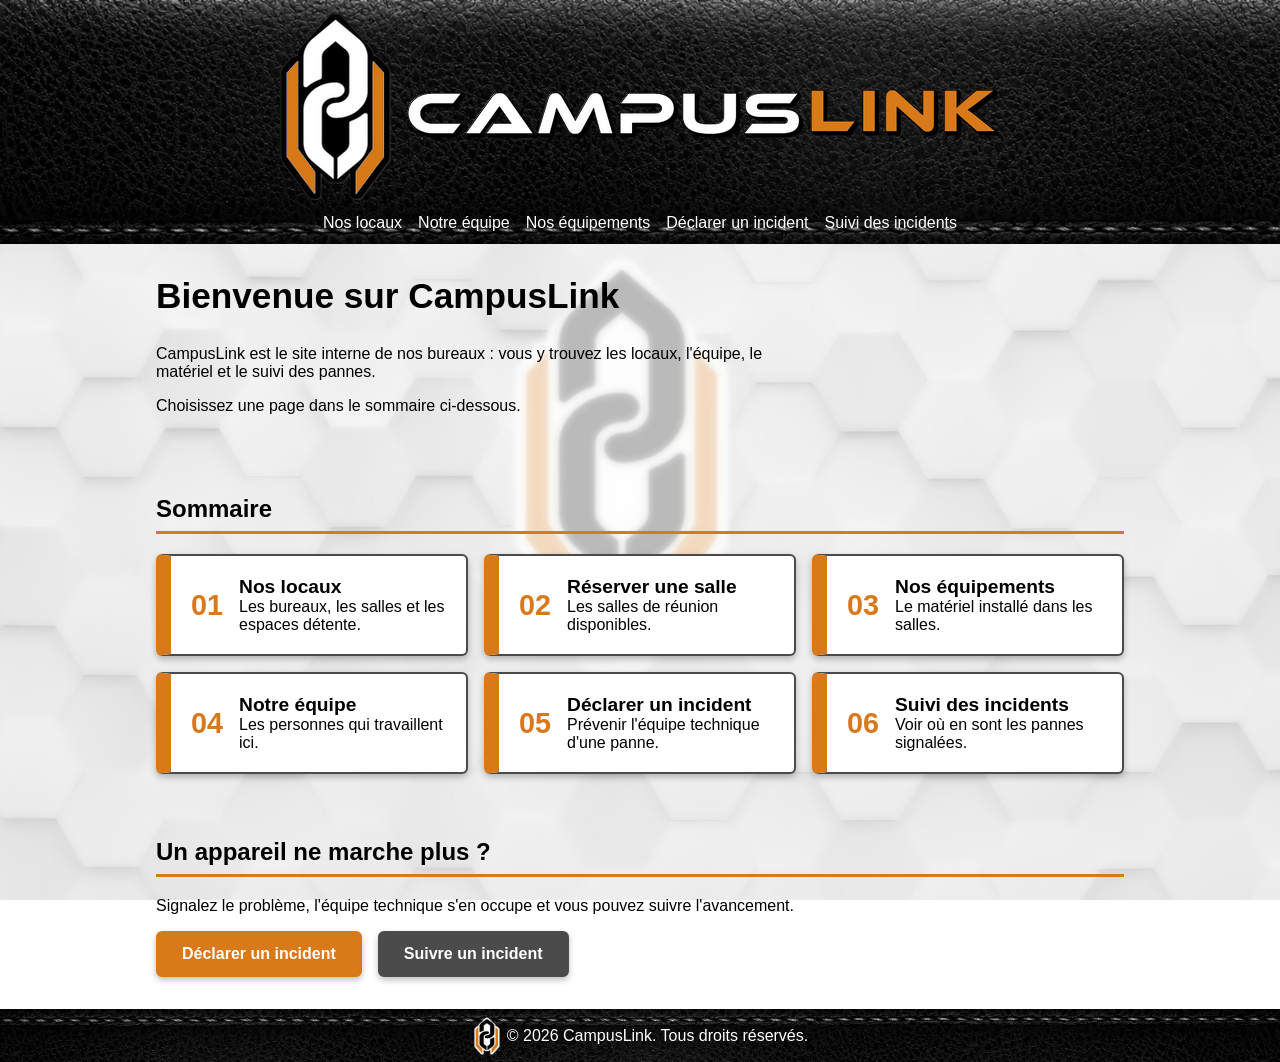
<file: index.html>
<!DOCTYPE html>
<html lang="fr">
<head>
    <meta charset="UTF-8">
    <meta name="viewport" content="width=device-width, initial-scale=1.0">
    <title>CampusLink - Sommaire</title>
    <link rel="stylesheet" href="css/style.css">
</head>
<body>
<header>
  <a href="index.html">
    <img src="images/marque-sombre.png" alt="Logo et titre CampusLink">
  </a>
  <nav aria-label="Menu principal">
    <ul>
      <li><a href="locaux/nos-salles.html">Nos locaux</a></li>
      <li><a href="equipe/presentation-equipe.html">Notre équipe</a></li>
      <li><a href="locaux/equipements.html">Nos équipements</a></li>
      <li><a href="declarer-incident.html">Déclarer un incident</a></li>
      <li><a href="gestion-des-incidents.html">Suivi des incidents</a></li>
    </ul>
  </nav>
</header>
<main>
    <section class="accueil">
    <h1>Bienvenue sur CampusLink</h1>
    <p>CampusLink est le site interne de nos bureaux : vous y trouvez les locaux, l'équipe, le matériel et le suivi des pannes.</p>
    <p>Choisissez une page dans le sommaire ci-dessous.</p>
    </section>

    <section class="acces">
    <h2>Sommaire</h2>
    <ol class="sommaire">
      <li>
        <a href="locaux/nos-salles.html">
          <strong>Nos locaux</strong>
          <span>Les bureaux, les salles et les espaces détente.</span>
        </a>
      </li>
      <li>
        <a href="locaux/reserver-salle.html">
          <strong>Réserver une salle</strong>
          <span>Les salles de réunion disponibles.</span>
        </a>
      </li>
      <li>
        <a href="locaux/equipements.html">
          <strong>Nos équipements</strong>
          <span>Le matériel installé dans les salles.</span>
        </a>
      </li>
      <li>
        <a href="equipe/presentation-equipe.html">
          <strong>Notre équipe</strong>
          <span>Les personnes qui travaillent ici.</span>
        </a>
      </li>
      <li>
        <a href="declarer-incident.html">
          <strong>Déclarer un incident</strong>
          <span>Prévenir l'équipe technique d'une panne.</span>
        </a>
      </li>
      <li>
        <a href="gestion-des-incidents.html">
          <strong>Suivi des incidents</strong>
          <span>Voir où en sont les pannes signalées.</span>
        </a>
      </li>
    </ol>
    </section>

    <section class="acces">
    <h2>Un appareil ne marche plus ?</h2>
    <p>Signalez le problème, l'équipe technique s'en occupe et vous pouvez suivre l'avancement.</p>
    <div class="boutons">
      <a href="declarer-incident.html" class="btn">Déclarer un incident</a>
      <a href="gestion-des-incidents.html" class="btn btn-sombre">Suivre un incident</a>
    </div>
    </section>
</main>
<footer>
    <img src="images/logo.png" alt="Logo CampusLink" width="30" height="40">
    <p>&copy; 2026 CampusLink. Tous droits réservés.</p>
    </footer>
</body>
</html>
</file>
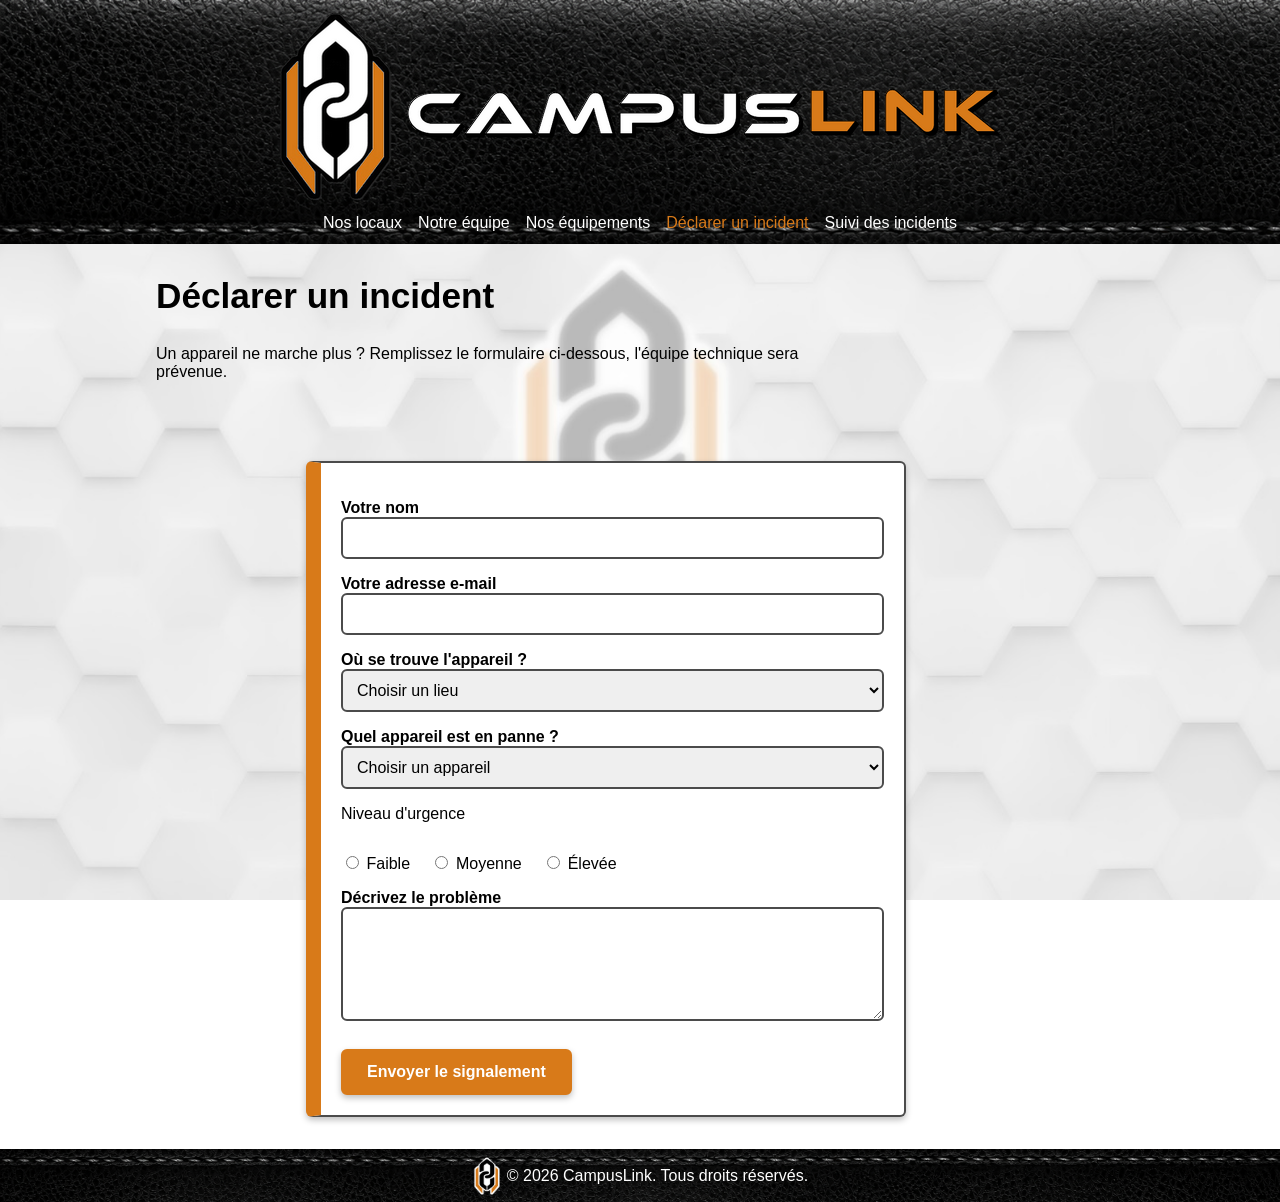
<file: declarer-incident.html>
<!DOCTYPE html>
<html lang="fr">
<head>
    <meta charset="UTF-8">
    <meta name="viewport" content="width=device-width, initial-scale=1.0">
    <title>CampusLink - Déclarer un incident</title>
    <link rel="stylesheet" href="css/style.css">
</head>
<body>
<header>
  <a href="index.html">
    <img src="images/marque-sombre.png" alt="Logo et titre CampusLink">
  </a>
  <nav aria-label="Menu principal">
    <ul>
      <li><a href="locaux/nos-salles.html">Nos locaux</a></li>
      <li><a href="equipe/presentation-equipe.html">Notre équipe</a></li>
      <li><a href="locaux/equipements.html">Nos équipements</a></li>
      <li><a href="declarer-incident.html" aria-current="page">Déclarer un incident</a></li>
      <li><a href="gestion-des-incidents.html">Suivi des incidents</a></li>
    </ul>
  </nav>
</header>
<main>
    <section class="accueil">
    <h1>Déclarer un incident</h1>
    <p>Un appareil ne marche plus ? Remplissez le formulaire ci-dessous, l'équipe technique sera prévenue.</p>
    </section>

    <section class="acces">
    <form class="formulaire" action="gestion-des-incidents.html" method="get">

      <label for="nom">Votre nom</label>
      <input type="text" id="nom" name="nom" required>

      <label for="email">Votre adresse e-mail</label>
      <input type="email" id="email" name="email" required>

      <label for="lieu">Où se trouve l'appareil ?</label>
      <select id="lieu" name="lieu" required>
        <option value="">Choisir un lieu</option>
        <option value="reunion">Salle de réunion</option>
        <option value="bureau">Bureau</option>
        <option value="reception">Salle de réception</option>
        <option value="detente">Espace détente</option>
        <option value="autre">Autre</option>
      </select>

      <label for="equipement">Quel appareil est en panne ?</label>
      <select id="equipement" name="equipement" required>
        <option value="">Choisir un appareil</option>
        <option value="ordinateur">Ordinateur</option>
        <option value="ecran">Écran ou vidéoprojecteur</option>
        <option value="imprimante">Imprimante</option>
        <option value="reseau">Réseau ou Wi-Fi</option>
        <option value="climatisation">Climatisation</option>
        <option value="autre">Autre</option>
      </select>

      <p>Niveau d'urgence</p>
      <div class="urgence">
        <input type="radio" id="faible" name="urgence" value="faible" required>
        <label for="faible">Faible</label>
        <input type="radio" id="moyenne" name="urgence" value="moyenne">
        <label for="moyenne">Moyenne</label>
        <input type="radio" id="elevee" name="urgence" value="elevee">
        <label for="elevee">Élevée</label>
      </div>

      <label for="description">Décrivez le problème</label>
      <textarea id="description" name="description" rows="5" required></textarea>

      <button type="submit" class="btn">Envoyer le signalement</button>
    </form>
    </section>
</main>
<footer>
    <img src="images/logo.png" alt="Logo CampusLink" width="30" height="40">
    <p>&copy; 2026 CampusLink. Tous droits réservés.</p>
  </footer>
</body>
</html>
</file>
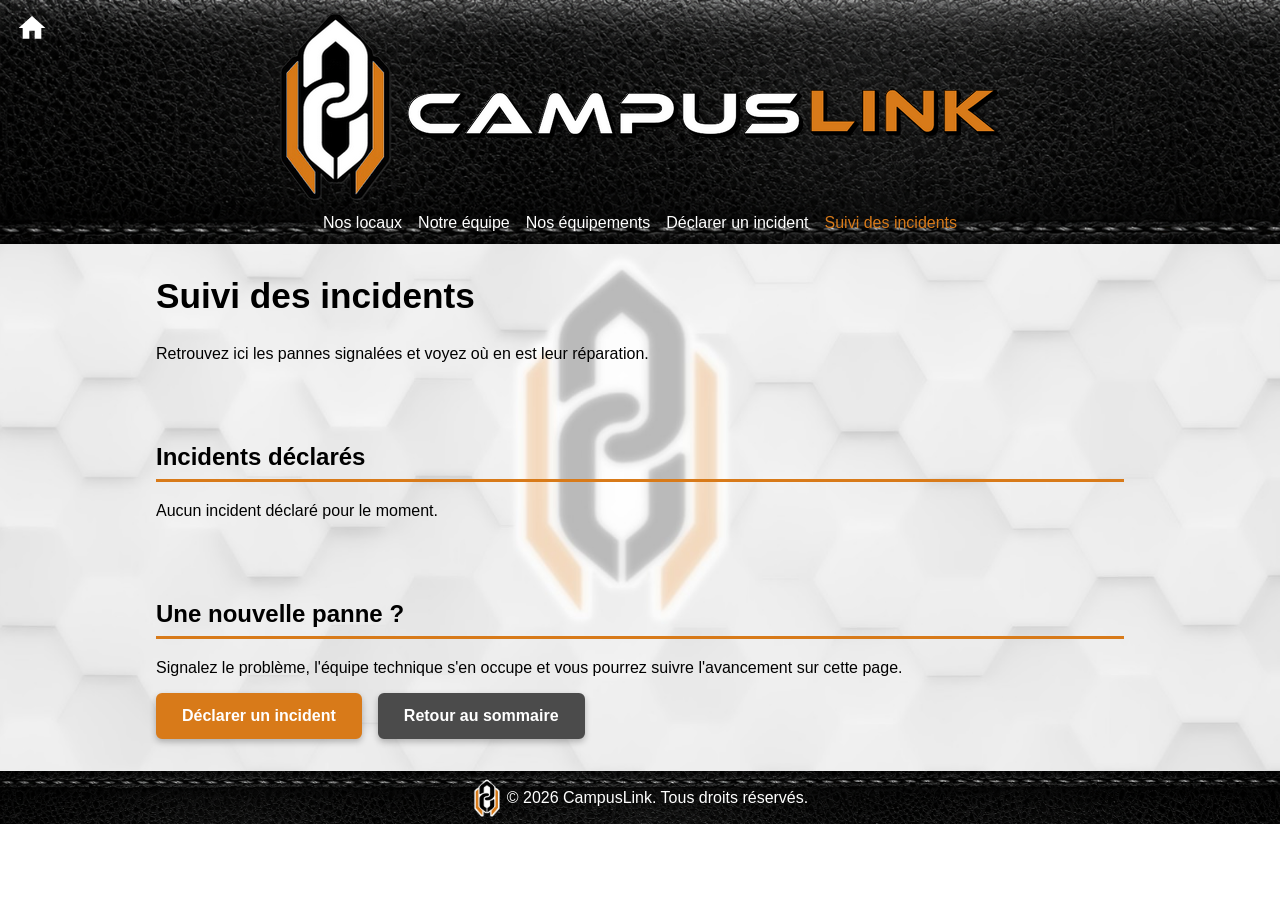
<file: gestion-des-incidents.html>
<!DOCTYPE html>
<html lang="fr">
<head>
    <meta charset="UTF-8">
    <meta name="viewport" content="width=device-width, initial-scale=1.0">
    <title>CampusLink - Suivi des incidents</title>
    <link rel="stylesheet" href="css/style.css">
</head>
<body>
<header>  
  <a href="index.html" class="retour-sommaire" aria-label="Retour au sommaire" title="Retour au sommaire">
    <svg viewBox="0 0 24 24" width="32" height="32" aria-hidden="true">
      <path fill="currentColor" d="M12 3 2 12h3v8h5v-6h4v6h5v-8h3z"/>
    </svg>
  </a>
  <a href="index.html">
    <img src="images/marque-sombre.png" alt="Logo et titre CampusLink">
  </a>
  <nav aria-label="Menu principal">
    <ul>
      <li><a href="locaux/nos-salles.html">Nos locaux</a></li>
      <li><a href="equipe/presentation-equipe.html">Notre équipe</a></li>
      <li><a href="locaux/equipements.html">Nos équipements</a></li>
      <li><a href="declarer-incident.html">Déclarer un incident</a></li>
      <li><a href="gestion-des-incidents.html" aria-current="page">Suivi des incidents</a></li>
    </ul>
  </nav>
</header>
<main>
    <section class="accueil">
    <h1>Suivi des incidents</h1>
    <p>Retrouvez ici les pannes signalées et voyez où en est leur réparation.</p>
    </section>

    <section class="acces">
    <h2>Incidents déclarés</h2>
    <p id="aucun-incident">Aucun incident déclaré pour le moment.</p>
    <div class="reflexes" id="incidents"></div>
    </section>

    <section class="acces">
    <h2>Une nouvelle panne ?</h2>
    <p>Signalez le problème, l'équipe technique s'en occupe et vous pourrez suivre l'avancement sur cette page.</p>
    <div class="boutons">
      <a href="declarer-incident.html" class="btn">Déclarer un incident</a>
      <a href="index.html" class="btn btn-sombre">Retour au sommaire</a>
    </div>
    </section>
</main>
<footer>
    <img src="images/logo.png" alt="Logo CampusLink" width="30" height="40">
    <p>&copy; 2026 CampusLink. Tous droits réservés.</p>
    </footer>
<script>
  // récupère ce que le formulaire a mis dans l'adresse de la page
  const donnees = new URLSearchParams(window.location.search);

  if (donnees.has("nom")) {
    // le texte à afficher pour chaque "value" du formulaire
    const lieux = {
      reunion: "Salle de réunion", bureau: "Bureau", reception: "Salle de réception",
      detente: "Espace détente", autre: "Autre lieu"
    };
    const equipements = {
      ordinateur: "Ordinateur", ecran: "Écran ou vidéoprojecteur", imprimante: "Imprimante",
      reseau: "Réseau ou Wi-Fi", climatisation: "Climatisation", autre: "Autre appareil"
    };
    const urgences = { faible: "faible", moyenne: "moyenne", elevee: "élevée" };

    // chaque variable porte le "name" du champ du formulaire
    const nom = donnees.get("nom");
    const lieu = lieux[donnees.get("lieu")];
    const equipement = equipements[donnees.get("equipement")];
    const urgence = urgences[donnees.get("urgence")];
    const description = donnees.get("description");
    const date = new Date().toLocaleDateString("fr-FR");

    // fabrique la carte de l'incident
    const carte = document.createElement("div");
    carte.className = "reflexe reflexe-oui";

    const lignes = [
      ["h3", equipement + " - " + lieu],
      ["p", "Déclaré le " + date + " par " + nom + " | Urgence : " + urgence],
      ["p", "Statut : signalé"],
      ["p", description]
    ];
    for (const [balise, texte] of lignes) {
      const element = document.createElement(balise);
      element.textContent = texte;
      carte.appendChild(element);
    }

    // la carte remplace la phrase "Aucun incident déclaré"
    document.getElementById("aucun-incident").remove();
    document.getElementById("incidents").prepend(carte);

    // enlève les données de l'adresse : au refresh, la carte disparaît
    history.replaceState(null, "", window.location.pathname);
  }
</script>
</body>
</html>
</file>
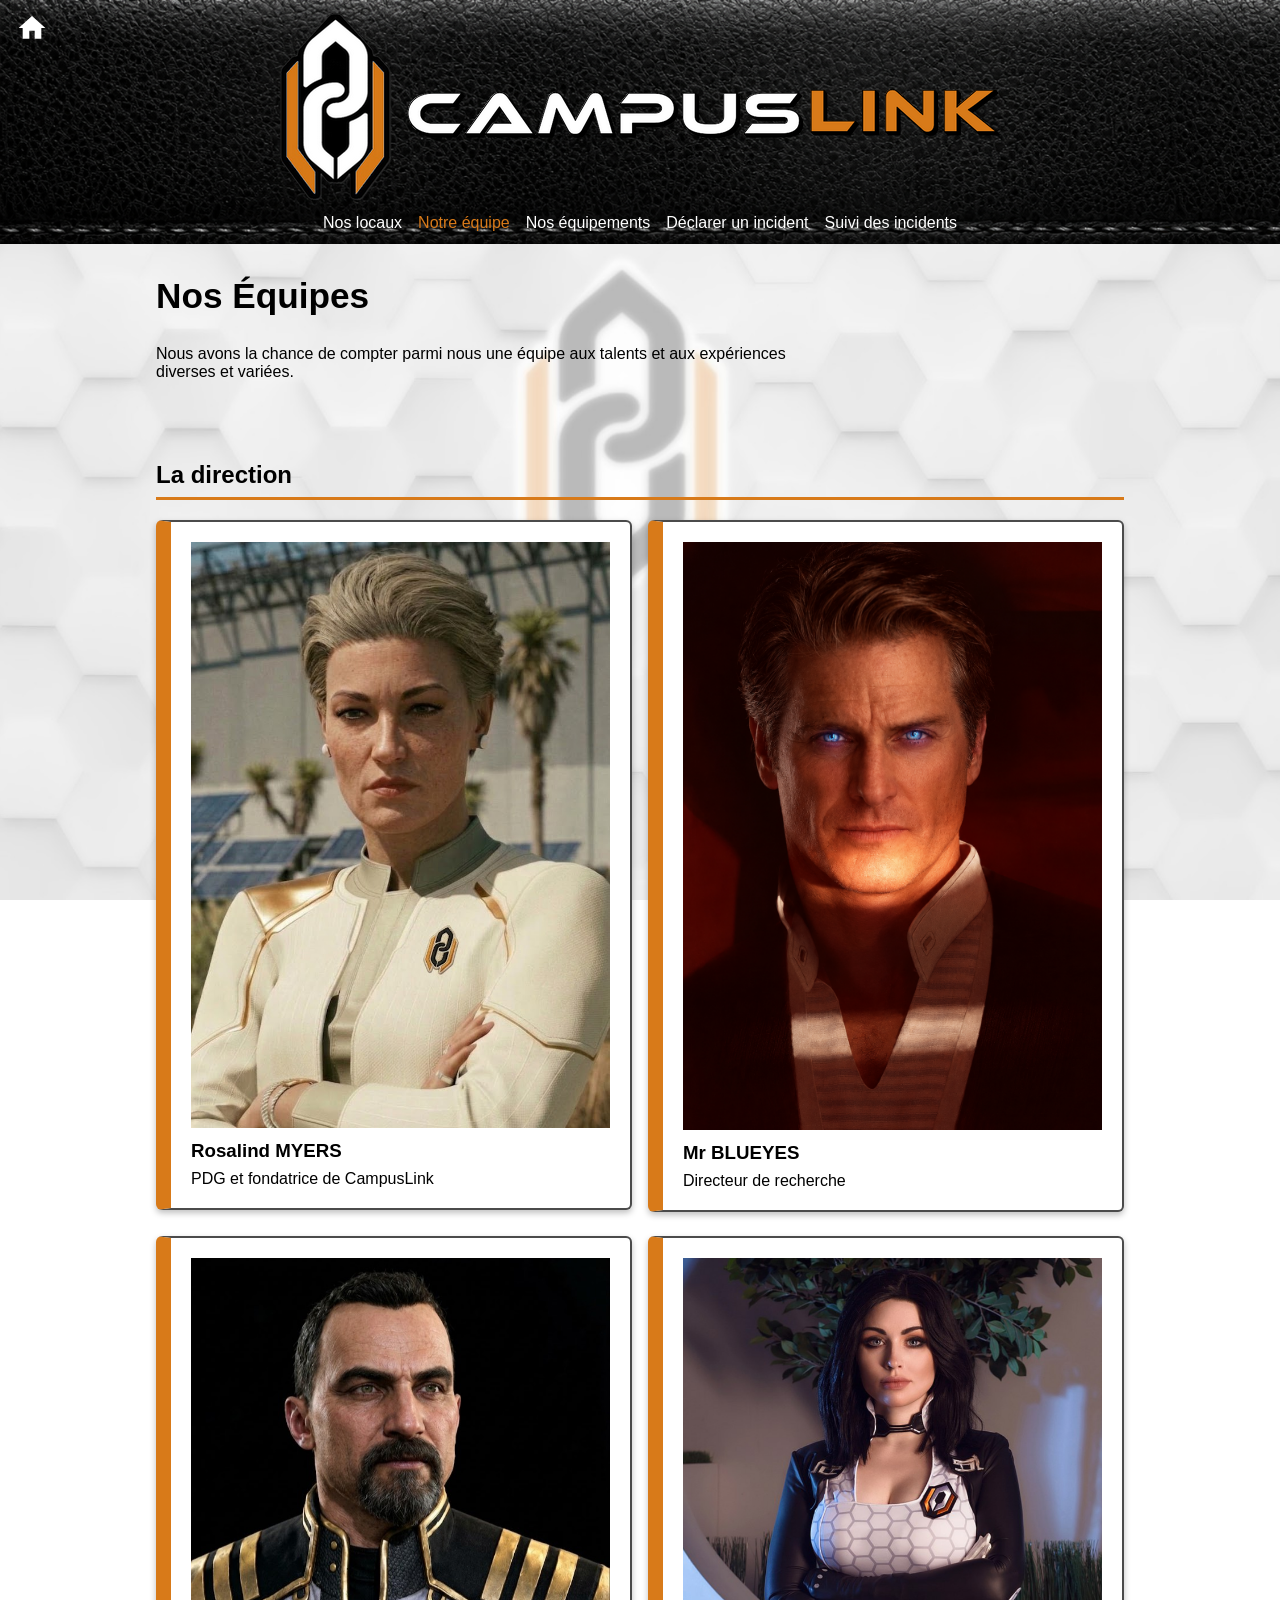
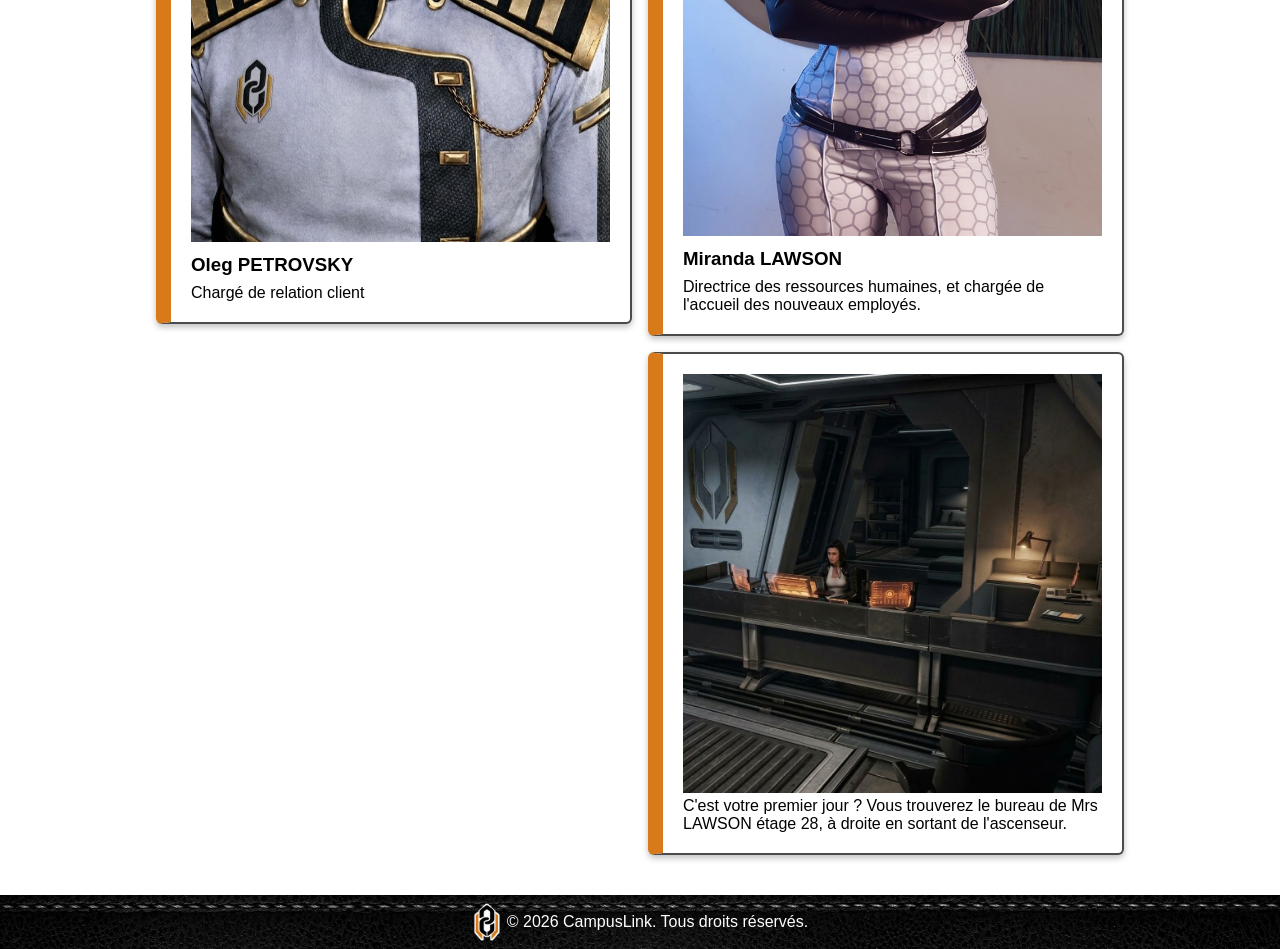
<file: equipe/presentation-equipe.html>
<!DOCTYPE html>
<html lang="fr">
<head>
    <meta charset="UTF-8">
    <meta name="viewport" content="width=device-width, initial-scale=1.0">
    <title>CampusLink - Nos équipes</title>
    <link rel="stylesheet" href="../css/style.css">
</head>
<body>
<header>
  <a href="../index.html" class="retour-sommaire" aria-label="Retour au sommaire" title="Retour au sommaire">
    <svg viewBox="0 0 24 24" width="32" height="32" aria-hidden="true">
      <path fill="currentColor" d="M12 3 2 12h3v8h5v-6h4v6h5v-8h3z"/>
    </svg>
  </a>
  <a href="../index.html">
    <img src="../images/marque-sombre.png" alt="Logo et titre CampusLink">
  </a>
  <nav aria-label="Menu principal">
    <ul>
      <li><a href="../locaux/nos-salles.html">Nos locaux</a></li>
      <li><a href="../equipe/presentation-equipe.html" aria-current="page">Notre équipe</a></li>
      <li><a href="../locaux/equipements.html">Nos équipements</a></li>
      <li><a href="../declarer-incident.html">Déclarer un incident</a></li>
      <li><a href="../gestion-des-incidents.html">Suivi des incidents</a></li>
    </ul>
  </nav>
</header>
<main>
    <section class="accueil nos-equipes">
    <h1>Nos Équipes</h1>
    <p>Nous avons la chance de compter parmi nous une équipe aux talents et aux expériences diverses et variées.</p>
    </section>
    <section class="acces direction">
    <h2>La direction</h2>
    <ul>
      <li>
        <figure>
          <img src="../images/boss.jpg" alt="Portrait de Rosalind MYERS.">
          <figcaption><h3>Rosalind MYERS</h3>PDG et fondatrice de CampusLink</figcaption>
        </figure>
      </li>
      <li>
        <figure>
          <img src="../images/mr-blue-eyes.png" alt="Portrait de Mr BLUEYES.">
          <figcaption><h3>Mr BLUEYES</h3>Directeur de recherche</figcaption>
        </figure>
      </li>
      <li>
        <figure>
          <img src="../images/petrovsky.jpeg" alt="Portrait d'Oleg PETROVSKY.">
          <figcaption><h3>Oleg PETROVSKY</h3>Chargé de relation client</figcaption>
        </figure>
      </li>
      <li>
        <figure>
          <img src="../images/miranda2.png" alt="Portrait de Miranda LAWSON.">
          <figcaption><h3>Miranda LAWSON</h3>Directrice des ressources humaines, et chargée de l'accueil des nouveaux employés.</figcaption>
        </figure>
        <figure>
          <img src="../images/bureau3.png" alt="Bureau de Miranda Lawson.">
          <figcaption>C'est votre premier jour ? Vous trouverez le bureau de Mrs LAWSON étage 28, à droite en sortant de l'ascenseur.</figcaption>
        </figure>
      </li>
    </ul>
    </section>
</main>
<footer>
    <img src="../images/logo.png" alt="Logo CampusLink" width="30" height="40">
    <p>&copy; 2026 CampusLink. Tous droits réservés.</p>
    </footer>
</body>
</html>
</file>
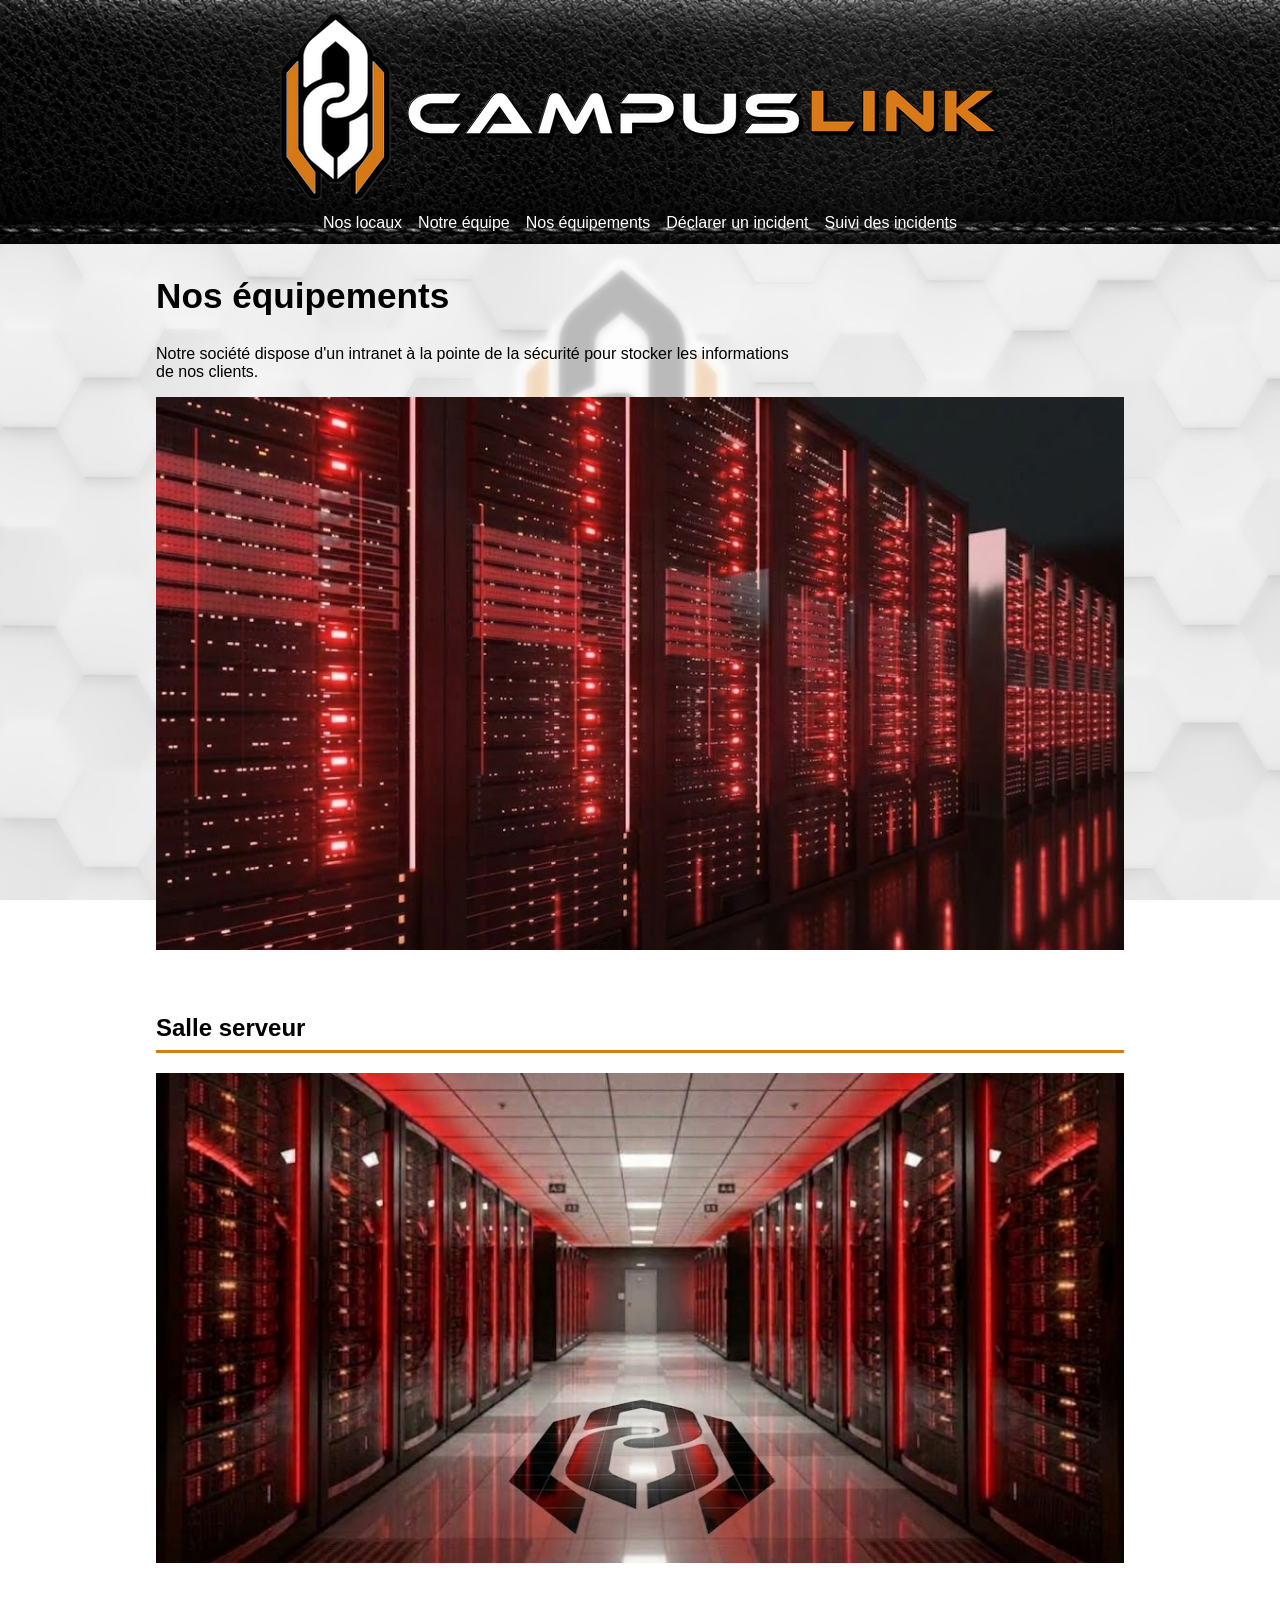
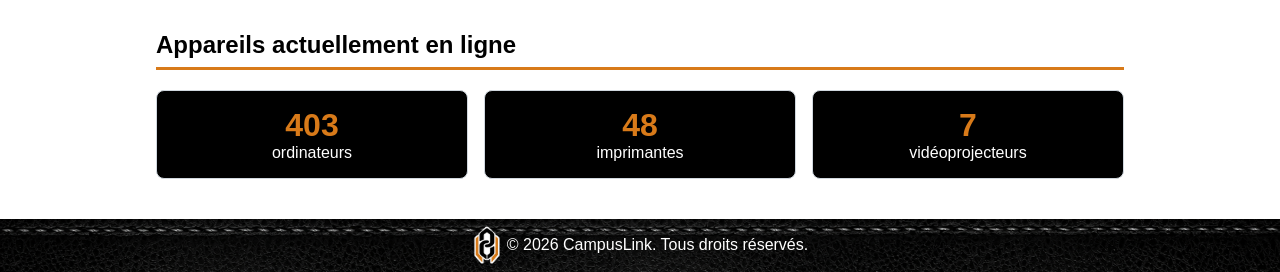
<file: locaux/equipements.html>
<!DOCTYPE html>
<html lang="fr">
<head>
    <meta charset="UTF-8">
    <meta name="viewport" content="width=device-width, initial-scale=1.0">
    <title>CampusLink - Présentation des salles</title>
    <link rel="stylesheet" href="../css/style.css">
</head>
<body>
<header>
  <a href="../index.html">
    <img src="../images/marque-sombre.png" alt="Logo et titre CampusLink">
  </a>
  <nav aria-label="Menu principal">
    <ul>
      <li><a href="../locaux/nos-salles.html">Nos locaux</a></li>
      <li><a href="../equipe/presentation-equipe.html">Notre équipe</a></li>
      <li><a href="equipements.html">Nos équipements</a></li>
      <li><a href="../declarer-incident.html">Déclarer un incident</a></li>
      <li><a href="../gestion-des-incidents.html">Suivi des incidents</a></li>
    </ul>
  </nav>
</header> 
<main>

<section class="accueil nos-bureaux">
    <h1>Nos équipements</h1>
        <p>Notre société dispose d'un intranet à la pointe de la sécurité pour stocker les informations de nos clients.</p>
            <img src="../images/serveurs.jpg" alt="Plusieurs serveurs informatiques rouges.">

</section>

<section class="acces serveur">
    <h2>Salle serveur</h2>
        <img src="../images/serveurs2.jpg" alt="Un grand couloir avec des serveurs informatiques de chaque côté.">
</section>

<section class="acces en ligne">
  <h2>Appareils actuellement en ligne</h2>
    <ul class="acces appareils">
        <li>
            <strong>403</strong>
            <span>ordinateurs</span>
        </li>
        <li>
            <strong>48</strong>
            <span>imprimantes</span>
        </li>
         <li>
            <strong>7</strong>
            <span>vidéoprojecteurs</span>
        </li>
    </ul>
 </section>

</main>
<footer>
    <img src="../images/logo.png" alt="Logo CampusLink" width="30" height="40">
    <p>&copy; 2026 CampusLink. Tous droits réservés.</p>
    </footer>
</body>

</html>
</file>
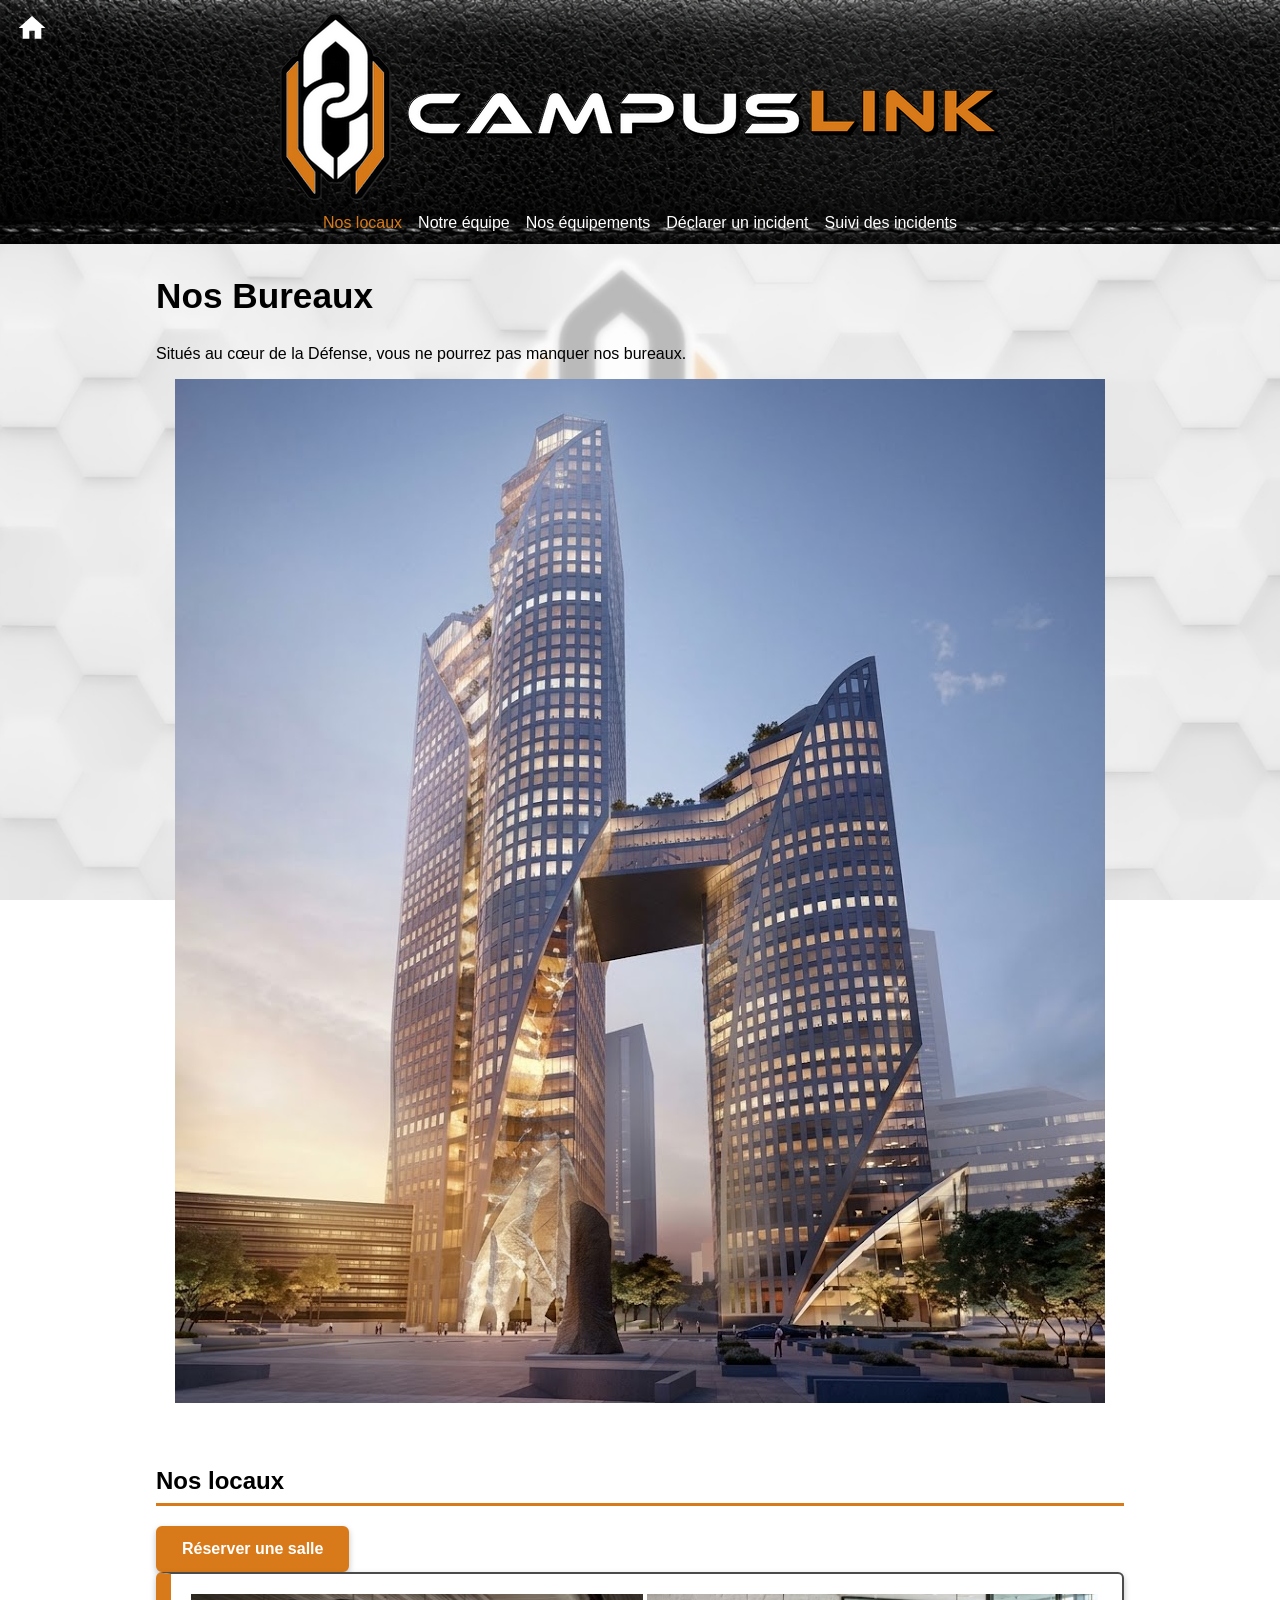
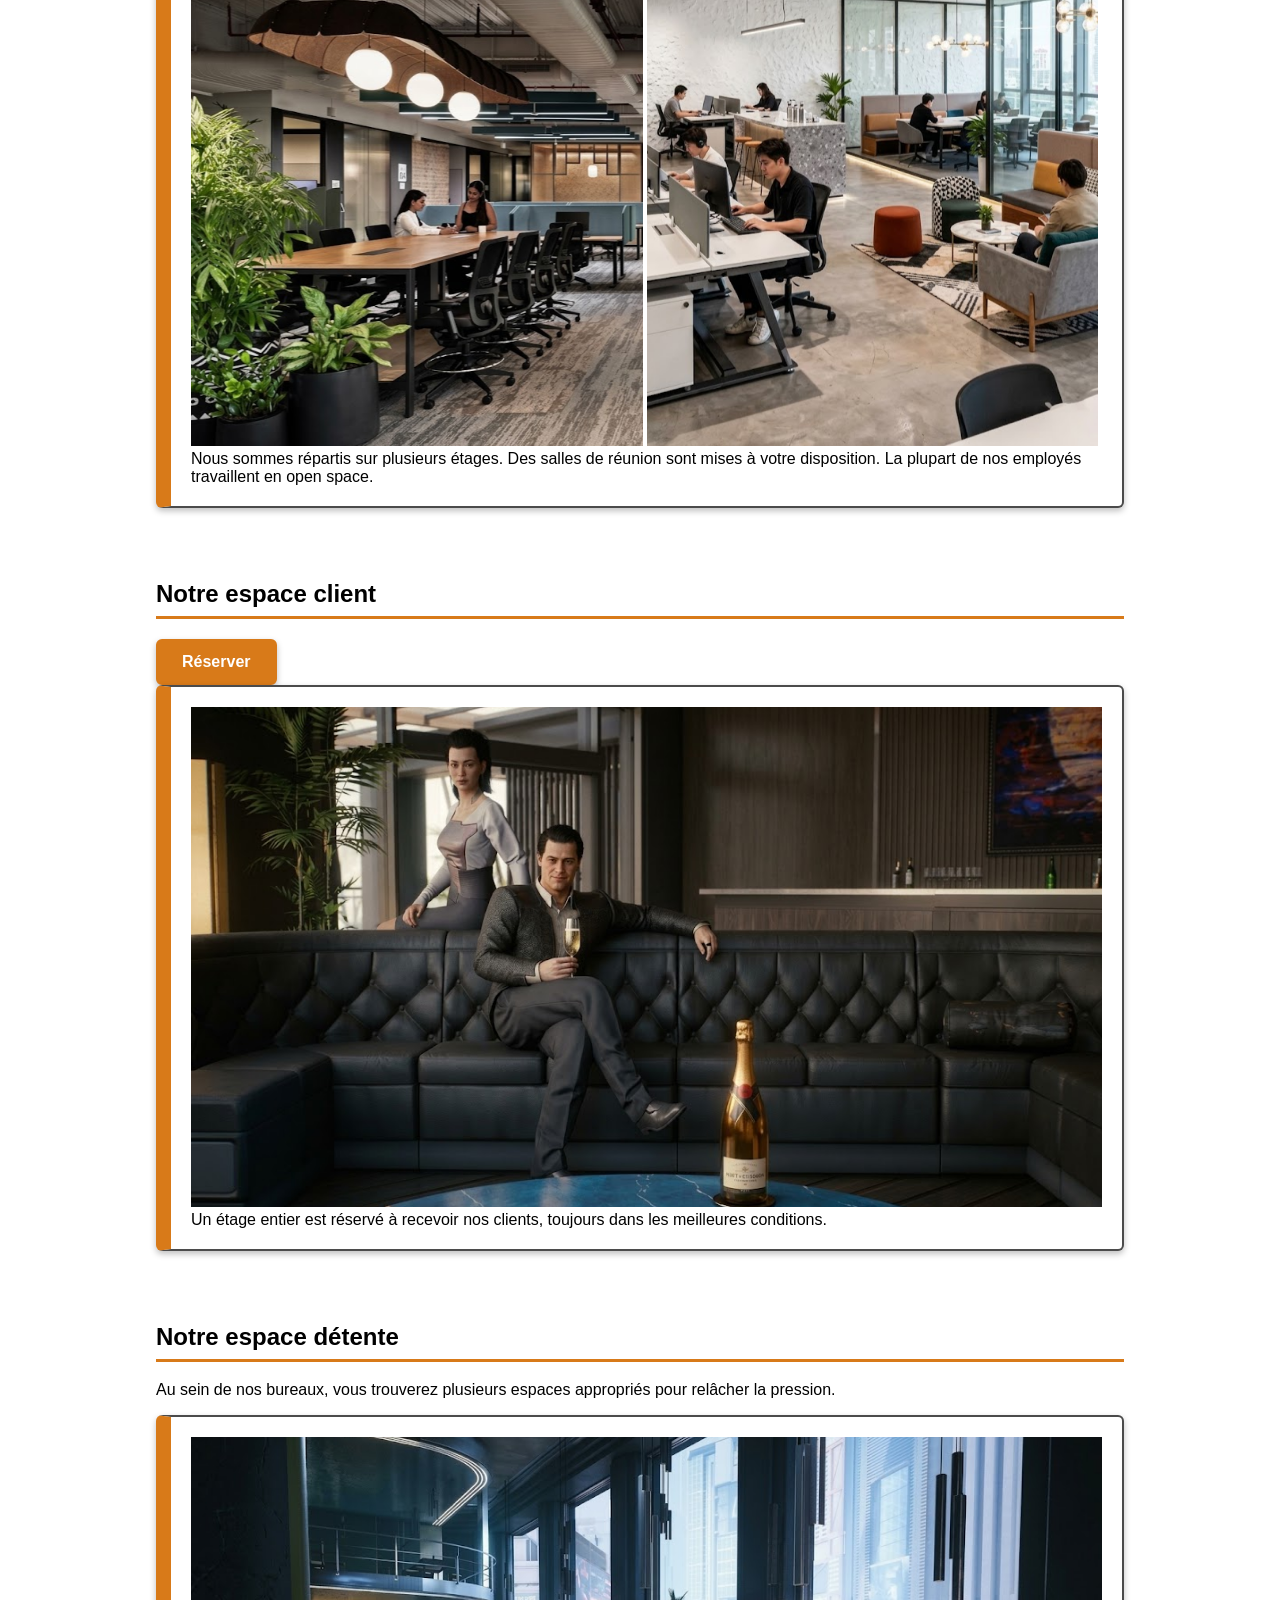
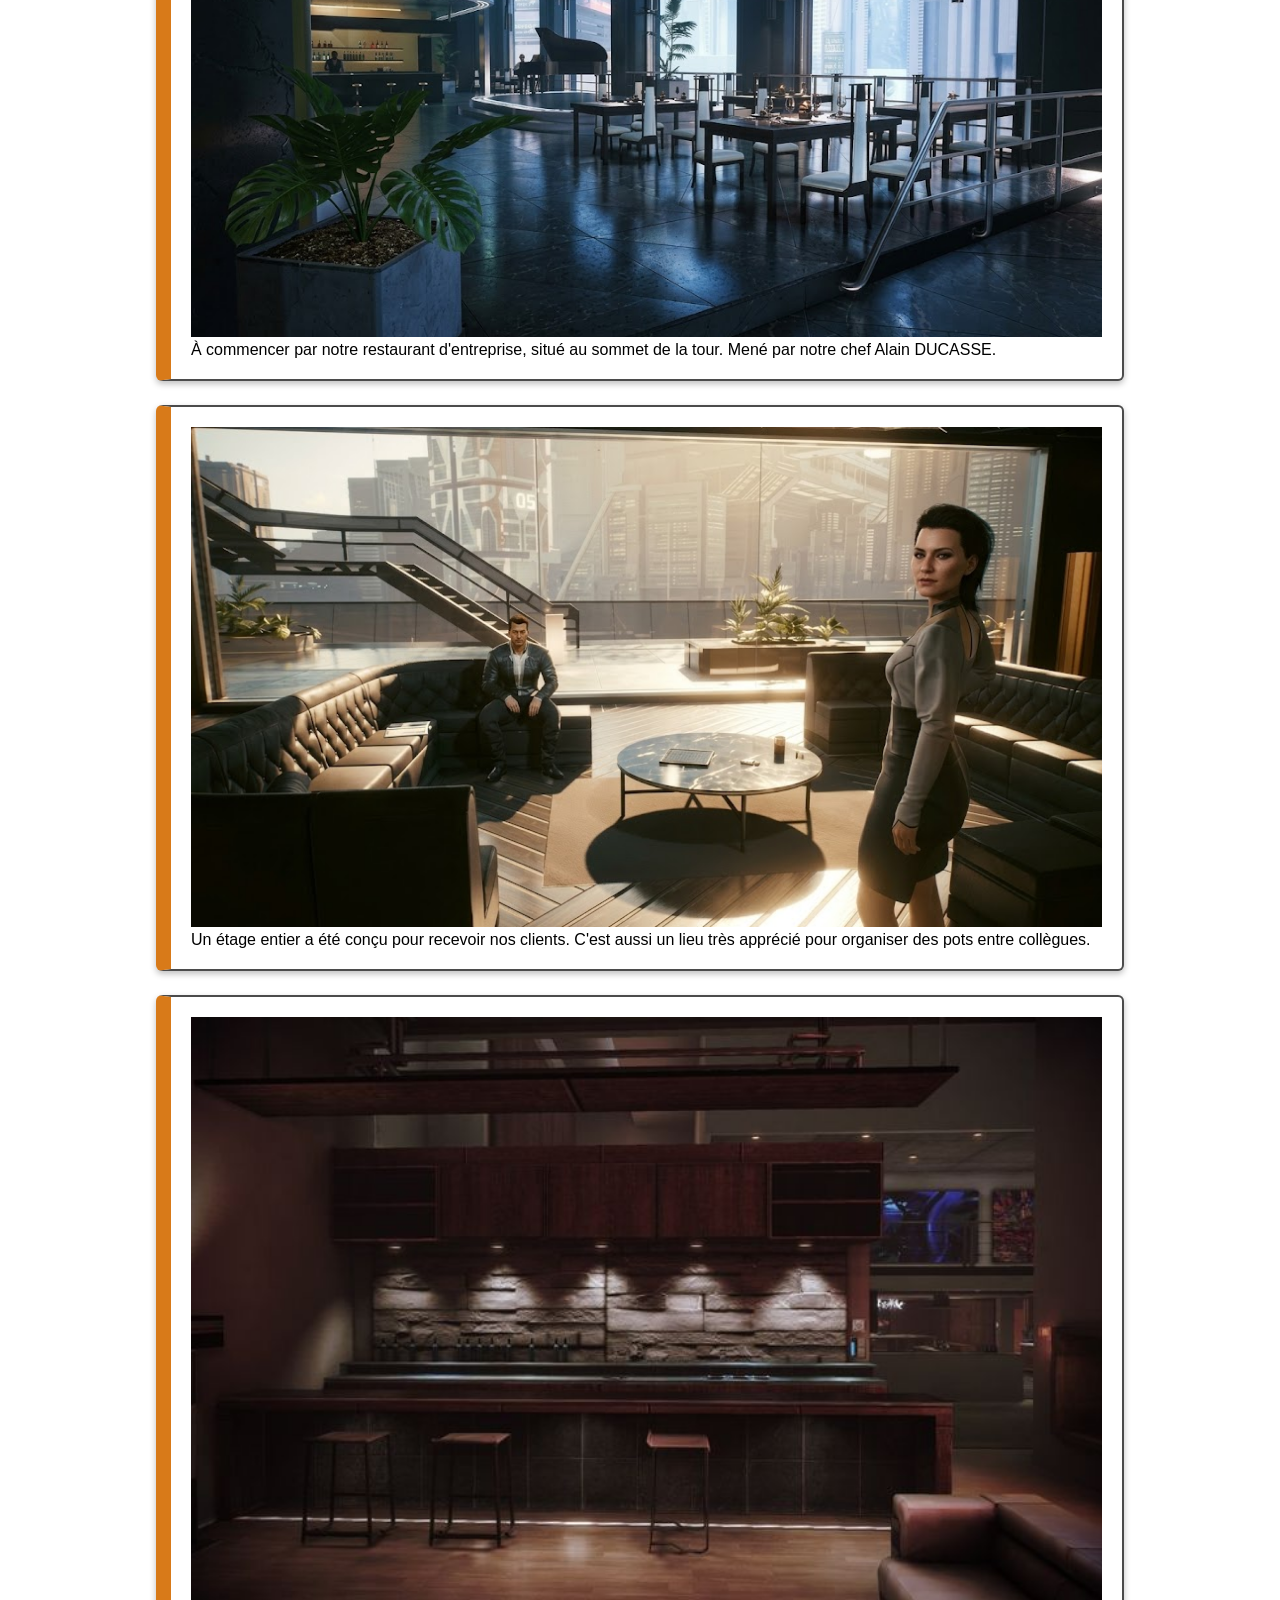
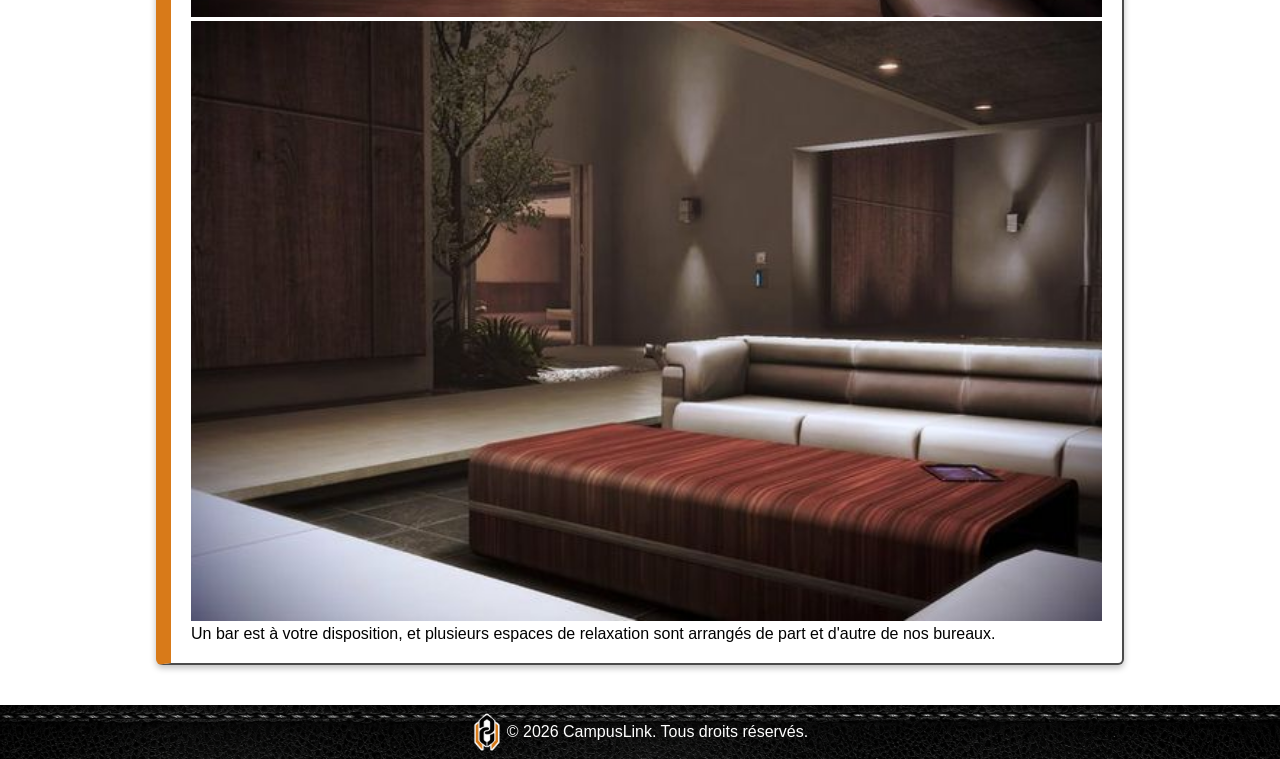
<file: locaux/nos-salles.html>
<!DOCTYPE html>
<html lang="fr">
<head>
    <meta charset="UTF-8">
    <meta name="viewport" content="width=device-width, initial-scale=1.0">
    <title>CampusLink - Présentation des salles</title>
    <link rel="stylesheet" href="../css/style.css">
</head>
<body>
<header>
  <a href="../index.html" class="retour-sommaire" aria-label="Retour au sommaire" title="Retour au sommaire">
    <svg viewBox="0 0 24 24" width="32" height="32" aria-hidden="true">
      <path fill="currentColor" d="M12 3 2 12h3v8h5v-6h4v6h5v-8h3z"/>
    </svg>
  </a>
  <a href="../index.html">
    <img src="../images/marque-sombre.png" alt="Logo et titre CampusLink">
  </a>
  <nav aria-label="Menu principal">
    <ul>
      <li><a href="../locaux/nos-salles.html" aria-current="page">Nos locaux</a></li>
      <li><a href="../equipe/presentation-equipe.html">Notre équipe</a></li>
      <li><a href="../locaux/equipements.html">Nos équipements</a></li>
      <li><a href="../declarer-incident.html">Déclarer un incident</a></li>
      <li><a href="../gestion-des-incidents.html">Suivi des incidents</a></li>
    </ul>
  </nav>
</header>
<main>
    <section class="accueil nos-bureaux">
    <h1>Nos Bureaux</h1>
    <p>Situés au cœur de la Défense, vous ne pourrez pas manquer nos bureaux.</p>
    <img src="../images/batiment.jpg" alt="Photo d'extérieur montrant le siège de l'entreprise">
    </section>

    <section class="acces nos-locaux">
    <h2>Nos locaux</h2>
    <div class="boutons">
      <a href="reserver-salle.html" class="btn">Réserver une salle</a>
    </div>
    <ul>
      <li>
        <figure class="locaux">
          <img src="../images/bureau1.png" alt="Salle de réunion.">
          <img src="../images/bureau2.png" alt="Bureaux en open space.">
          <figcaption>Nous sommes répartis sur plusieurs étages. Des salles de réunion sont mises à votre disposition. La plupart de nos employés travaillent en open space.</figcaption>
        </figure>
      </li>
    </ul>
    </section>

    <section class="acces rdv-client">
    <h2>Notre espace client</h2>
    <div class="boutons">
       <a href="reserver-salle.html" class="btn">Réserver</a>
    </div>
    <ul>
      <li>
        <figure>
          <img src="../images/rdv-client.png" alt="Rendez-vous avec un client. Un homme et une femme en costume sont assis sur un canapé noir.">
          <figcaption>Un étage entier est réservé à recevoir nos clients, toujours dans les meilleures conditions.</figcaption>
        </figure>
      </li>
    </ul>
    </section>

    <section id="espace-detente" class="acces">
    <h2>Notre espace détente</h2>
    <p>Au sein de nos bureaux, vous trouverez plusieurs espaces appropriés pour relâcher la pression.</p>
    <ul>
      <li>
        <figure class="detente">
          <img src="../images/espace-detente4.jpg" alt="Restaurant d'entreprise luxueux. Le sol est en marbre noir et l'espace est éclairé par une grande baie vitrée">
          <figcaption>À commencer par notre restaurant d'entreprise, situé au sommet de la tour. Mené par notre chef Alain DUCASSE.</figcaption>
        </figure>
      </li>
      <li>
        <figure class="detente">
          <img src="../images/espace-detente1.jpg" alt="Canapé en cuir noir sur lequel un homme est assis. Une femme se retourne et regarde l'objectif.">
          <figcaption>Un étage entier a été conçu pour recevoir nos clients. C'est aussi un lieu très apprécié pour organiser des pots entre collègues.</figcaption>
        </figure>
      </li>
      <li>
        <figure class="salon">
          <img src="../images/espace-detente2.jpg" alt="Petit bar à lumière tamisée.">
          <img src="../images/espace-detente3.jpg" alt="Espace détente avec canapé blanc et table basse.">
          <figcaption>Un bar est à votre disposition, et plusieurs espaces de relaxation sont arrangés de part et d'autre de nos bureaux.</figcaption>
        </figure>
      </li>
    </ul>
    </section>
</main>
<footer>
    <img src="../images/logo.png" alt="Logo CampusLink" width="30" height="40">
    <p>&copy; 2026 CampusLink. Tous droits réservés.</p>
    </footer>
</body>
</html>
</file>
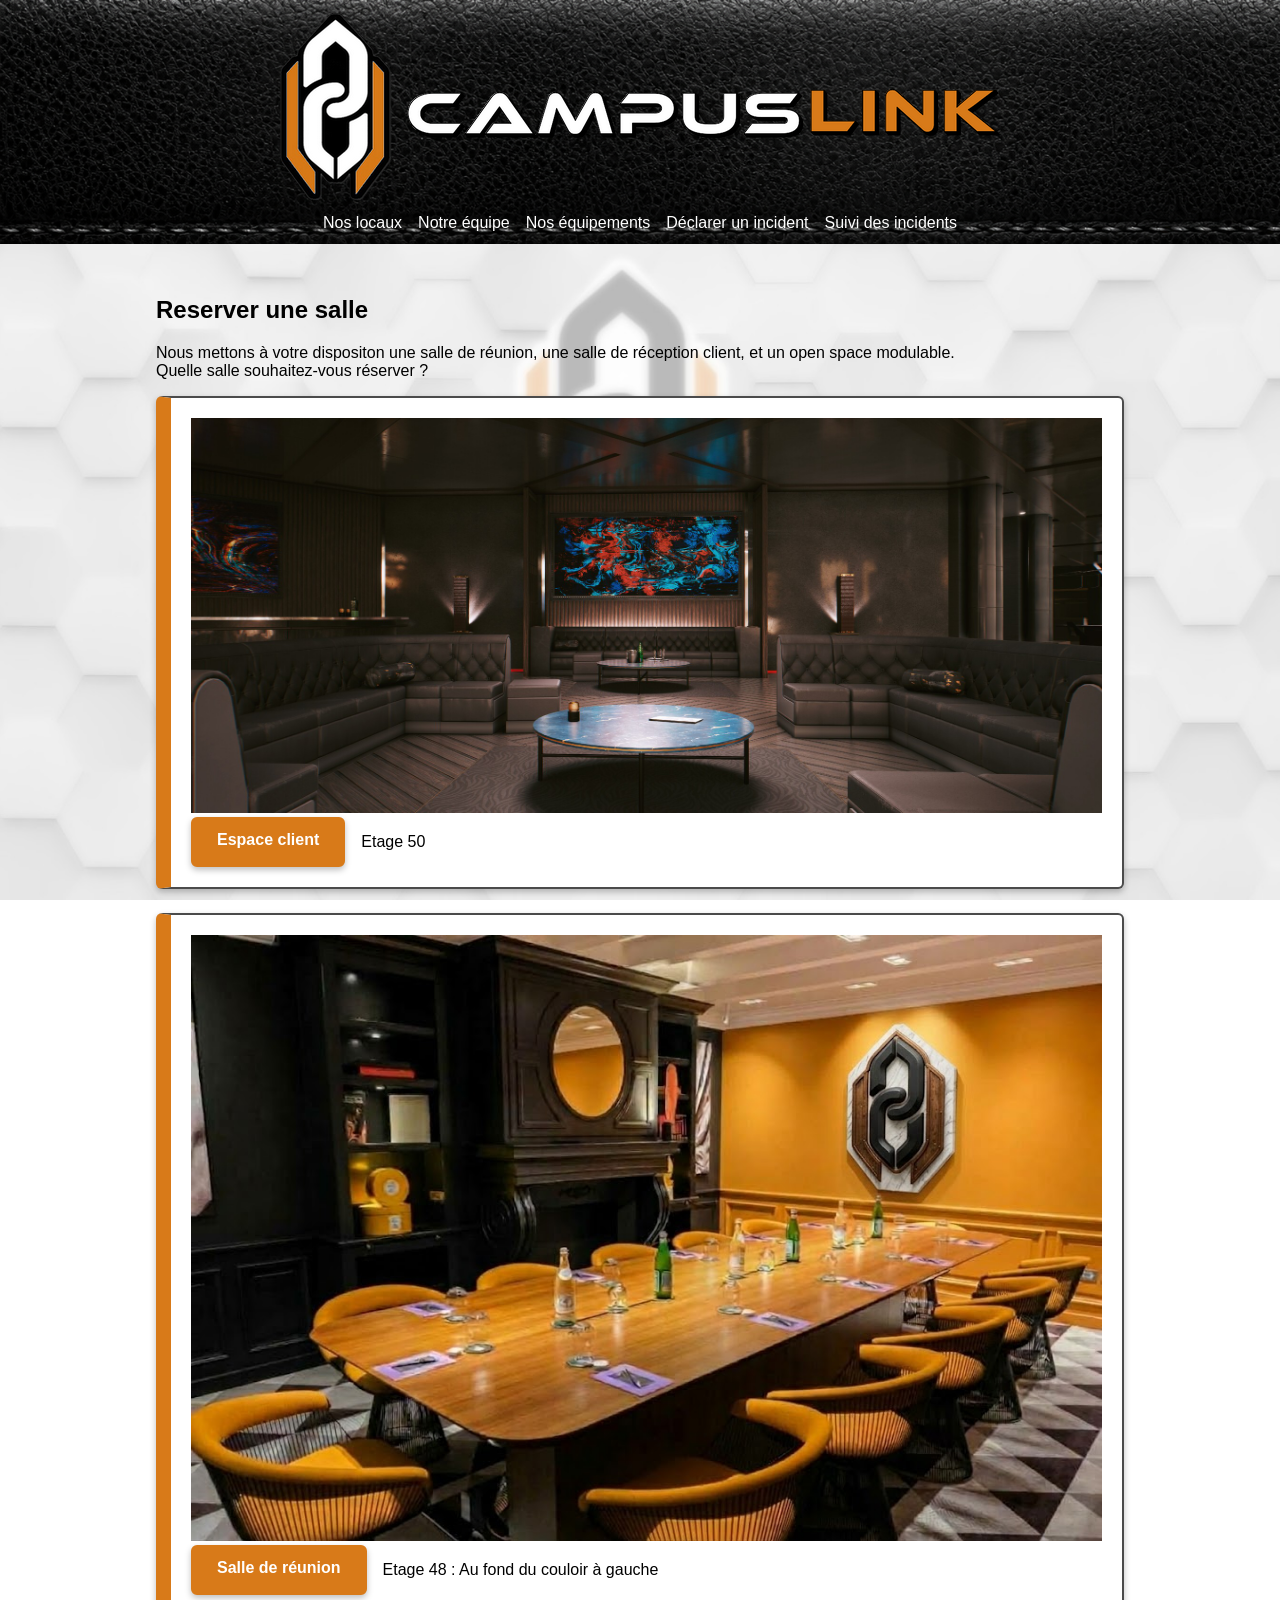
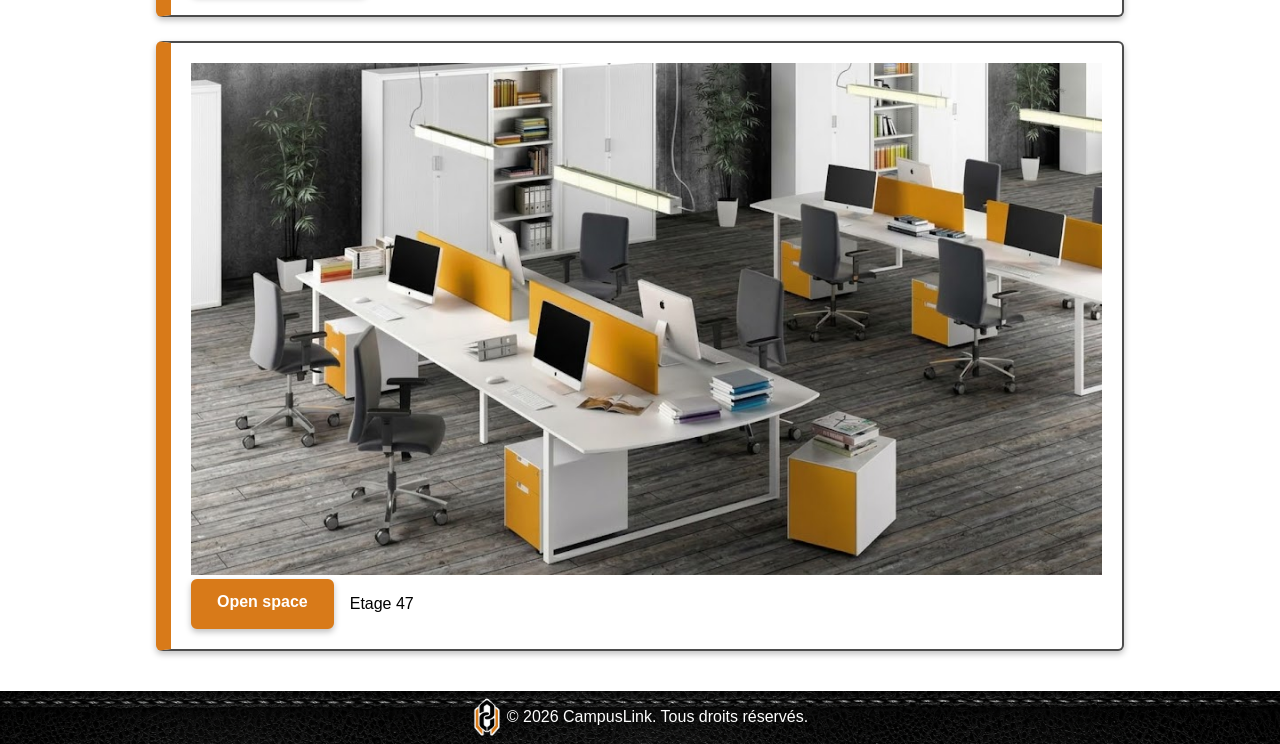
<file: locaux/reserver-salle.html>
<!DOCTYPE html>
<html lang="fr">
<head>
    <meta charset="UTF-8">
    <meta name="viewport" content="width=device-width, initial-scale=1.0">
    <title>CampusLink - Présentation des salles</title>
    <link rel="stylesheet" href="../css/style.css">
</head>
<body>
<header>
  <a href="../index.html">
    <img src="../images/marque-sombre.png" alt="Logo et titre CampusLink">
  </a>
  <nav aria-label="Menu principal">
    <ul>
      <li><a href="../locaux/nos-salles.html">Nos locaux</a></li>
      <li><a href="../equipe/presentation-equipe.html">Notre équipe</a></li>
      <li><a href="equipements.html">Nos équipements</a></li>
      <li><a href="../declarer-incident.html">Déclarer un incident</a></li>
      <li><a href="../gestion-des-incidents.html">Suivi des incidents</a></li>
    </ul>
  </nav>
</header> 
<main>

<section class="acces reservation">
    <h1>Reserver une salle</h1>
    <p>Nous mettons à votre dispositon une salle de réunion, une salle de réception client, et un open space modulable.<br>
      Quelle salle souhaitez-vous réserver ?</p>
      <ul>
        <li>
          <figure>
            <img src="../images/espace-client.jpg" alt="Espace client : Intérieur luxueux. Table basse et canapés en cuir noir.">
            <div class="boutons">
              <a href="" class="btn">Espace client</a>
              <p>Etage 50</p>
            </div>
          </figure>
        </li>
        <li>
          <figure>
            <img src="../images/salle-de-reunion.jpg" alt="Salle de réunion luxueuse. Une table est entourée par des fauteuil.">
            <div class="boutons">
              <a href="" class="btn">Salle de réunion</a>
              <p>Etage 48 : Au fond du couloir à gauche</p>
            </div>
          </figure>
        </li>
        <li>
          <figure>
            <img src="../images/bureaux4.jpg" alt="Salle open space avec plusieurs bureaux équipés d'ordinateurs.">
            <div class="boutons">
              <a href="" class="btn">Open space</a>
              <p>Etage 47</p>
            </div>
          </figure>
        </li>
      </ul>
    </section>

  </main>
<footer>
    <img src="../images/logo.png" alt="Logo CampusLink" width="30" height="40">
    <p>&copy; 2026 CampusLink. Tous droits réservés.</p>
    </footer>
</body>

</html>
</file>
<file: css/style.css>
/* =========================================================
                    CampusLink/css/style.css
   ========================================================= */

*{
    box-sizing: border-box;

}

/*---------------------------------------------*/
/*                  BODY                       */
/*---------------------------------------------*/


body {
    margin:0;
    font-family: Arial, sans-serif;
    background-color: #ffffff;
    color: #000000;
}

/*---------------------------------------------*/
/*                   HEADER            */
/*---------------------------------------------*/


header {
    background-color: #4b4b4b;
    background-image: url("../images/header-cuir.png");
    background-size: cover;
    color: white;
    display: flex;
    flex-direction: column;
    align-items: center;
    gap: 0.75rem;
    padding: 0.75rem 1rem;
}

header img {
  display: block;
  max-width: 100%;
}

header nav ul {
  display: flex;
  flex-wrap: wrap;            /* passe sur deux lignes au lieu de déborder */
  justify-content: center;
  gap: 0.5rem 1rem;           /* 0.5rem entre les lignes, 1rem entre les liens */
  list-style: none;
  margin: 0;
  padding: 0;
}

header nav a {
  color: #FFFFFF;
  text-decoration:none;
  transition:all 0.3s ease-in-out;
}

header nav a:hover {
  color: #d87a19;
}

/*---------------------------------------------*/
/*                 MAIN                        */
/*---------------------------------------------*/


main {
    background-image: url("../images/background-clair.jpg");
    background-size: cover;
    background-attachment: fixed;
    background-position: center;
}

.main-nav {
    background-color: white;
    padding : 15px 20px;
    border-bottom: 1px solid #dfe3e8;
}

.main-nav {
    display: flex;
    flex-wrap: wrap;
    gap: 10px;
}

/*---------------------------------------------*/
/*                 LISTES                      */
/*---------------------------------------------*/


ul {
list-style: none;  /* retire les puces devant chaque liste */
display: flex;
flex-wrap: wrap;  /* met la liste en ligne et fait un retour à la ligne selon la place sur l'écran */
gap: 3rem;
}

.direction li {
  max-width: 500px;
}

.locaux figcaption {
  width: 1px;    /* cette ligne commence par réduire le texte à 1 pixel */
  min-width: 100%;  /* puis elle réajuste la taille du texte à 100% de la largeur de sa section */
}

/*---------------------------------------------*/
/*               ILLUSTRATIONS                 */
/*---------------------------------------------*/


.direction img {
  width: 100%;
}

.nos-bureaux img {
  display: block;
  max-width: 100%;
  margin: 0 auto;   /* met l'image au centre quand l'écran est plus large que l'image */
}

.locaux img {
  max-width: 500px;
  width: 100%;
}

.detente img {
  width: 100%;
  max-height: 500px;
  aspect-ratio: 1/1;
  object-fit: cover;
  margin: 0 auto;
}

.salon img {
  width: 100%;
  max-height:600px;
  aspect-ratio: 1/1;
  object-fit: cover;
  margin: 0 auto;
}

.rdv-client img {
  width: 100%;
  aspect-ratio: 1 / 1;
  max-height: 500px;
  object-fit: cover;
  object-position: 25% center;
}

.reservation img {
    width: 100%;
}

.serveur img {
    width: 100%;
}

/*---------------------------------------------*/
/*                LES BOUTONS                  */
/*---------------------------------------------*/


.boutons {
    display: flex;
    flex-wrap: wrap;   /* les boutons passent à la ligne sur petit écran */
    gap: 1rem;
}

.btn {
    display: inline-block;
    padding: 12px 24px;
    background-color: #d87a19;
    color: white;
    text-decoration: none;
    border: 2px solid #d87a19;
    border-radius: 6px;
    font-weight: bold;
    box-shadow: 0 3px 6px rgba(0, 0, 0, 0.25);
    transition: all 0.3s ease-in-out;
}

.btn:hover {
    background-color: #b5630f;
    border-color: #b5630f;
    transform: translateY(-2px);   /* le bouton se soulève légèrement */
    box-shadow: 0 6px 12px rgba(0, 0, 0, 0.3);
}

/* bouton gris foncé, comme le header */
.btn-sombre {
    background-color: #4b4b4b;
    border-color: #4b4b4b;
}

.btn-sombre:hover {
    background-color: #2f2f2f;
    border-color: #2f2f2f;
}

/* grand bouton avec un titre et une petite description */
.btn-carte {
    flex: 1 1 220px;
    padding: 20px;
    background-color: white;
    color: #000000;
    border-color: #4b4b4b;
    border-left: 8px solid #d87a19;
    font-weight: normal;
}

.btn-carte strong {
    display: block;
    margin-bottom: 5px;
    font-size: 1.2rem;
}

.btn-carte:hover {
    background-color: #4b4b4b;
    border-color: #4b4b4b;
    border-left-color: #d87a19;
    color: white;
}

/*---------------------------------------------*/
/*               PAGE D'ACCUEIL                */
/*---------------------------------------------*/


.accueil,
.acces {
    max-width: 1000px;
    margin: 0 auto;
    padding: 2rem 1rem;
}

.accueil h1 {
    font-size: 2.2rem;
    margin-top: 0;
}

.accueil p {
    max-width: 650px;
}

.accueil .boutons {
    margin-top: 1.5rem;
}

.acces h2 {
    margin-top: 0;
    padding-bottom: 0.5rem;
    border-bottom: 3px solid #d87a19;
}

.acces li {
    margin-bottom: 0.5rem;
}

/*---------------------------------------------*/
/*                 SOMMAIRE                    */
/*---------------------------------------------*/


.sommaire {
    display: grid;
    grid-template-columns: repeat(auto-fit, minmax(280px, 1fr));   /* deux colonnes, une seule sur petit écran */
    gap: 1rem;
    list-style: none;
    margin: 0;
    padding: 0;
    counter-reset: sommaire;   /* démarre la numérotation des cartes */
}

.sommaire li {
    margin-bottom: 0;
    counter-increment: sommaire;
}

.sommaire a {
    display: grid;
    grid-template-columns: auto 1fr;   /* le numéro à gauche, le texte à droite */
    column-gap: 1rem;
    height: 100%;
    padding: 20px;
    background-color: white;
    color: #000000;
    text-decoration: none;
    border: 2px solid #4b4b4b;
    border-left: 15px solid #d87a19;
    border-radius: 6px;
    box-shadow: 0 3px 6px rgba(0, 0, 0, 0.25);
    transition: all 0.3s ease-in-out;
}

/* le numéro de la page, ajouté par le CSS */
.sommaire a::before {
    content: counter(sommaire, decimal-leading-zero);
    grid-row: 1 / span 2;
    align-self: center;
    font-size: 1.8rem;
    font-weight: bold;
    color: #d87a19;
}

.sommaire strong {
    font-size: 1.2rem;
}

.sommaire a:hover,
.sommaire a:focus-visible {
    background-color: #4b4b4b;
    color: white;
    transform: translateY(-2px);   /* la carte se soulève légèrement, comme les boutons */
    box-shadow: 0 6px 12px rgba(0, 0, 0, 0.3);
}

/*---------------------------------------------*/
/*                AUTRES PAGES                 */
/*---------------------------------------------*/


/* la maison en haut à gauche ramène au sommaire */
header {
    position: relative;
}

.retour-sommaire {
    position: absolute;
    top: 0.75rem;
    left: 1rem;
    color: #FFFFFF;
    transition: all 0.3s ease-in-out;
}

.retour-sommaire svg {
    display: block;
}

.retour-sommaire:hover,
.retour-sommaire:focus-visible {
    color: #d87a19;
}

/* sur petit écran, la maison passe au-dessus du logo au lieu de le recouvrir */
@media (max-width: 900px) {
    .retour-sommaire {
        position: static;
        align-self: flex-start;
    }
}

/* le lien de la page où l'on se trouve reste orange dans le menu */
header nav a[aria-current="page"] {
    color: #d87a19;
}

.acces ul {
    gap: 1rem;
    margin: 0;
    padding: 0;
}

/* les photos reprennent l'allure des cartes du sommaire */
.acces figure {
    margin: 0;
    padding: 20px;
    background-color: white;
    border: 2px solid #4b4b4b;
    border-left: 15px solid #d87a19;
    border-radius: 6px;
    box-shadow: 0 3px 6px rgba(0, 0, 0, 0.25);
}

/* deux cartes par ligne, comme le sommaire */
.acces.direction li {
    flex: 1 1 400px;
}

/* les deux photos tiennent côte à côte dans la carte */
.acces .locaux img {
    max-width: calc(50% - 4px);
}

/* les cartes de l'espace détente ont toutes la même largeur */
#espace-detente li {
    width: 100%;
}

.rdv-client li {
    width: 100%;
}

.acces figure + figure {
    margin-top: 1rem;
}

.acces figcaption h3 {
    margin: 0.5rem 0;
}

/*---------------------------------------------*/
/*           MISE EN PAGE APPAREILS            */
/*---------------------------------------------*/

.appareils {
  list-style: none;
  padding: 0;
  margin: 0;
  display: flex;
  flex-wrap: wrap;
  gap: 1rem;
}

.appareils li {
  flex: 1 1 200px;
  display: flex;
  flex-direction: column;
  align-items: center;
  padding: 1rem;
  color: white;
  background: #000000;
  border: 1px solid #d0d7de;
  border-radius: 8px;
}

.appareils strong {
  font-size: 2rem;
  color: #d87a19;
}



/*---------------------------------------------*/
/*           PAGE D'AIDE ÉLECTRIQUE            */
/*---------------------------------------------*/


/* encadré gris foncé pour les consignes de sécurité */
.alerte {
    padding: 20px;
    background-color: #4b4b4b;
    color: white;
    border-left: 15px solid #d87a19;
    border-radius: 6px;
    box-shadow: 0 3px 6px rgba(0, 0, 0, 0.25);
}

.alerte ol {
    margin-bottom: 0;
}

.alerte a {
    color: white;
    font-weight: bold;
}

/* chaque panne s'ouvre et se ferme au clic, sans JavaScript */
.panne {
    margin-bottom: 1rem;
    background-color: white;
    border: 2px solid #4b4b4b;
    border-left: 15px solid #d87a19;
    border-radius: 6px;
    box-shadow: 0 3px 6px rgba(0, 0, 0, 0.25);
}

.panne summary {
    padding: 15px 20px;
    font-size: 1.1rem;
    font-weight: bold;
    cursor: pointer;
    transition: all 0.3s ease-in-out;
}

.panne summary:hover,
.panne[open] summary {
    background-color: #4b4b4b;
    color: white;
}

.panne ol {
    margin: 0;
    padding: 15px 20px 10px 45px;
}

/* les deux colonnes "à faire" et "à ne pas faire" */
.reflexes {
    display: flex;
    flex-wrap: wrap;   /* les colonnes passent l'une sous l'autre sur petit écran */
    gap: 1rem;
}

.reflexe {
    flex: 1 1 280px;
    padding: 20px;
    background-color: white;
    border: 2px solid #4b4b4b;
    border-radius: 6px;
    box-shadow: 0 3px 6px rgba(0, 0, 0, 0.25);
}

.reflexe-oui {
    border-top: 15px solid #d87a19;
}

.reflexe-non {
    border-top: 15px solid #4b4b4b;
}

.reflexe h3 {
    margin-top: 0;
}

.reflexe ul {
    display: block;     /* annule la mise en ligne des listes du site */
    list-style: disc;
    margin: 0;
    padding-left: 20px;
}

/*---------------------------------------------*/
/*                FORMULAIRE                   */
/*---------------------------------------------*/


/* le formulaire reprend l'allure des cartes du site */
.formulaire {
    max-width: 600px;
    margin-left: 150px;   /* décale le formulaire vers la droite */
    padding: 20px;
    background-color: white;
    border: 2px solid #4b4b4b;
    border-left: 15px solid #d87a19;
    border-radius: 6px;
    box-shadow: 0 3px 6px rgba(0, 0, 0, 0.25);
}

.formulaire label {
    display: block;   /* chaque texte passe au-dessus de son champ */
    margin-top: 1rem;
    font-weight: bold;
}

.formulaire input[type="text"],
.formulaire input[type="email"],
.formulaire select,
.formulaire textarea {
    width: 100%;   /* le champ prend toute la largeur de la carte */
    padding: 10px;
    font-family: Arial, sans-serif;
    font-size: 1rem;
    border: 2px solid #4b4b4b;
    border-radius: 6px;
}

.formulaire input:focus,
.formulaire select:focus,
.formulaire textarea:focus {
    border-color: #d87a19;   /* le champ devient orange quand on clique dedans */
}

/* les trois choix d'urgence sont sur la même ligne */
.urgence label {
    display: inline-block;
    margin-right: 1rem;
    font-weight: normal;
}

.formulaire .btn {
    margin-top: 1.5rem;
    font-size: 1rem;
    cursor: pointer;
}

/*---------------------------------------------*/
/*                  FOOTER                     */
/*---------------------------------------------*/


footer {
  padding: 0.1rem;
  background-color: #4b4b4b;
  background-image: url("../images/footer-cuir.png");
  background-size: cover;
  display: flex;
  gap: 5px;
  color: white;
  align-items: center;
  justify-content: center;
}
</file>
